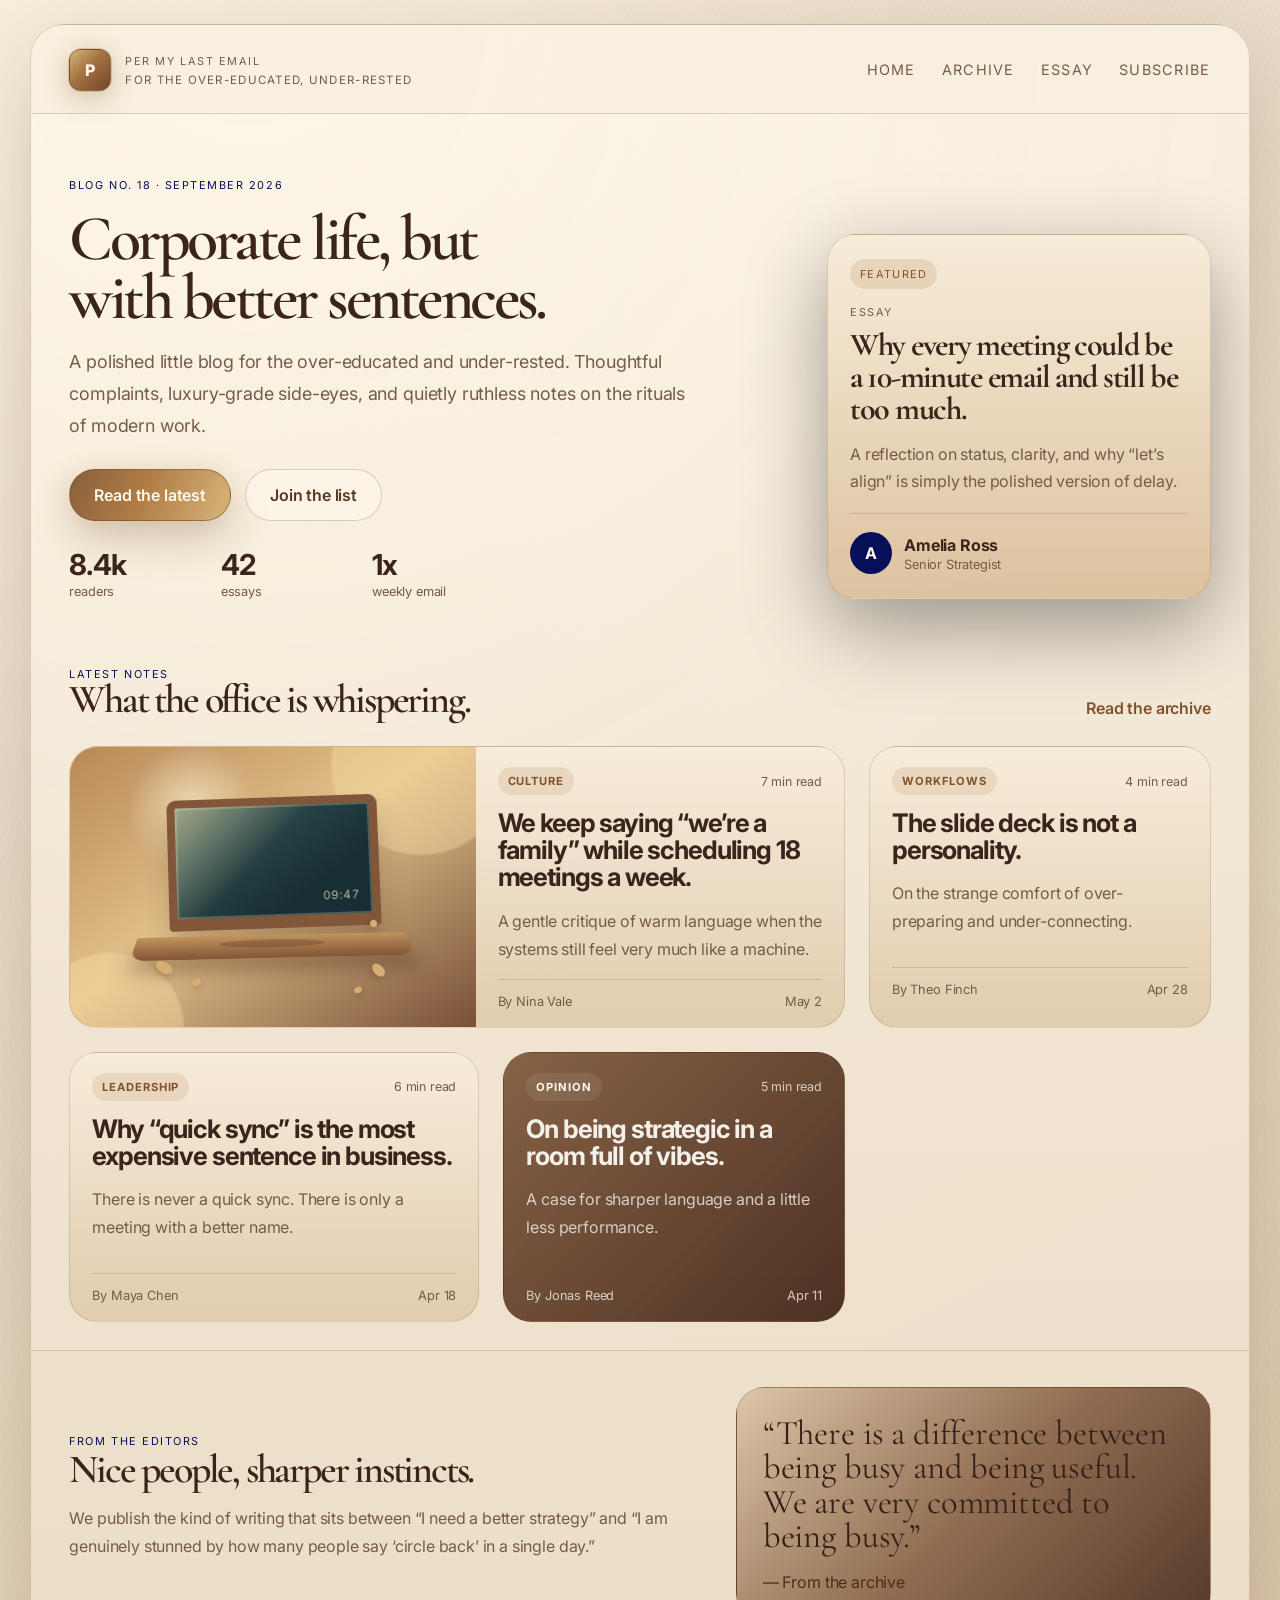
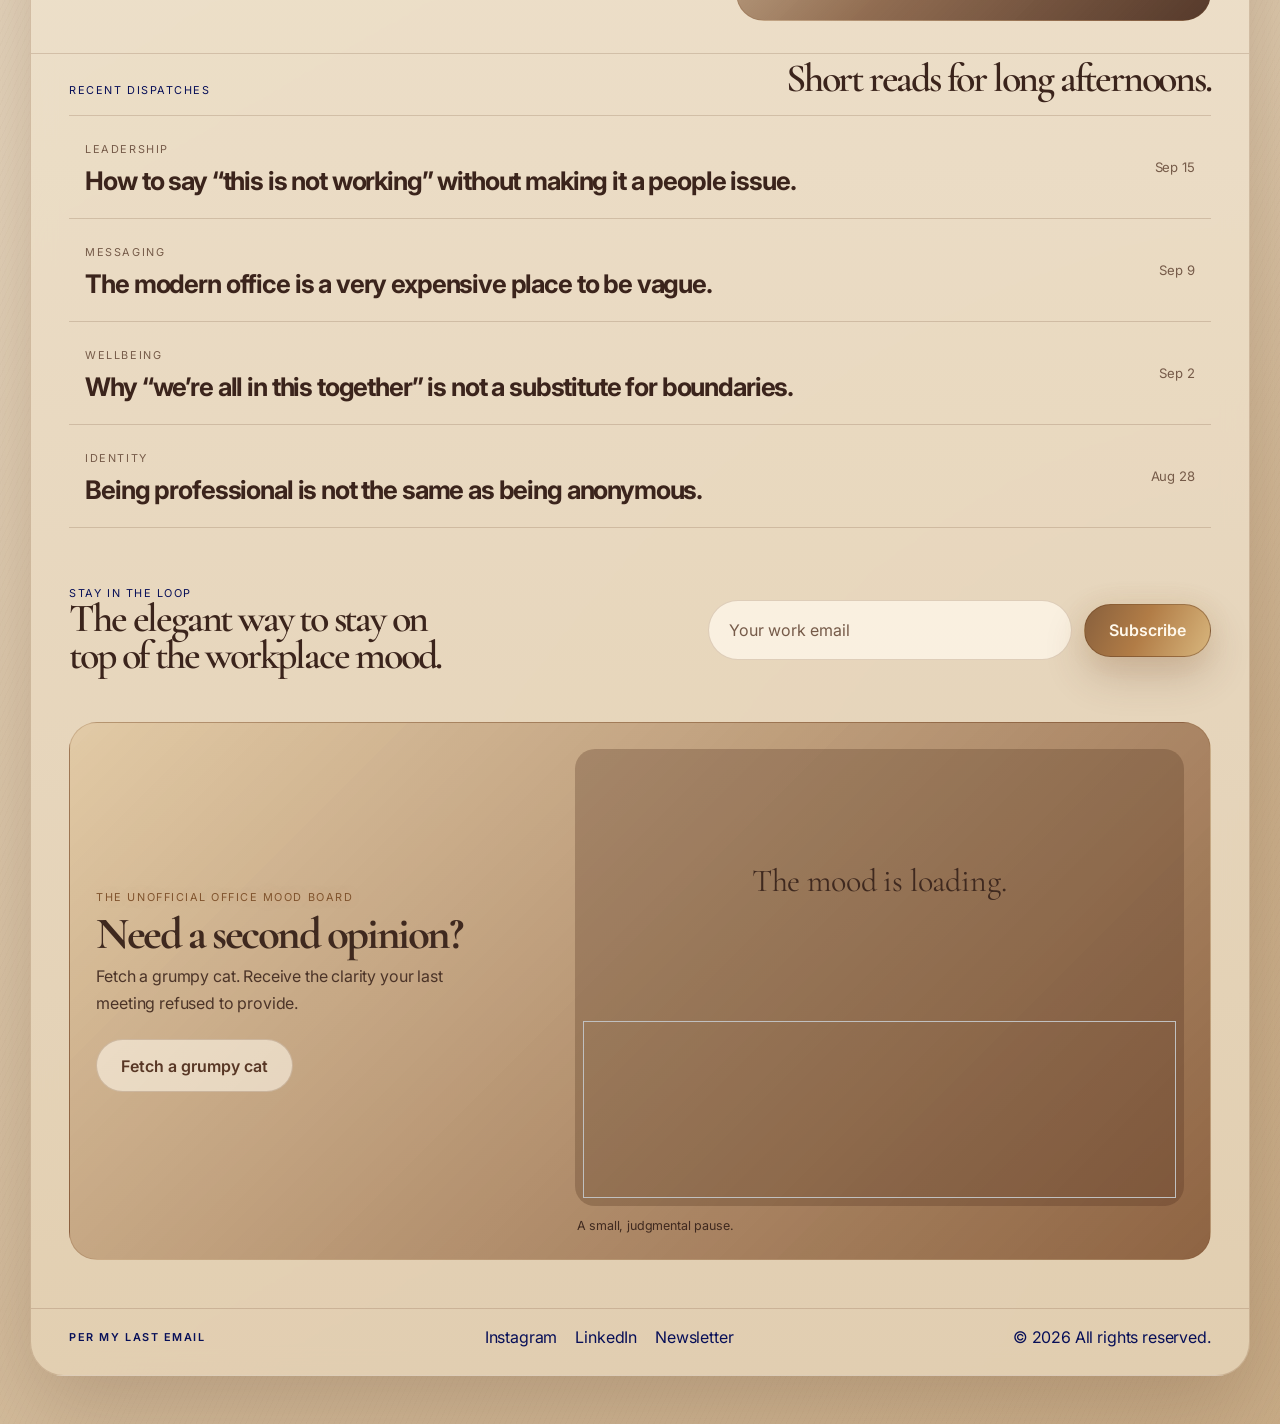
<file: index.html>
<!DOCTYPE html>
<html lang="en">
  <head>
    <meta charset="UTF-8" />
    <meta name="viewport" content="width=device-width, initial-scale=1.0" />
    <title>per my last email</title>
    <meta
      name="description"
      content="A dark luxury magazine-style blog for people who think out loud about work, leadership and the strange rituals of corporate life."
    />
    <link rel="preconnect" href="https://fonts.googleapis.com" />
    <link rel="preconnect" href="https://fonts.gstatic.com" crossorigin />
    <link
      href="https://fonts.googleapis.com/css2?family=Cormorant+Garamond:wght@500;600;700&family=Inter:wght@400;500;600;700;800&display=swap"
      rel="stylesheet"
    />
    <link rel="stylesheet" href="style.css" />
  </head>
  <body class="theme-dark">
    <div class="page-shell">
      <header class="topbar">
        <div class="brand-block">
          <div class="brand-mark">P</div>
          <div>
            <p class="eyebrow">per my last email</p>
            <p class="brand-sub">for the over-educated, under-rested</p>
          </div>
        </div>
        <nav class="main-nav" aria-label="Main navigation">
          <a href="index.html">Home</a>
          <a href="archive.html">Archive</a>
          <a href="article.html">Essay</a>
          <a href="#subscribe">Subscribe</a>
        </nav>
      </header>

      <main>
        <section class="hero">
          <div class="hero-copy">
            <p class="eyebrow accent">Blog No. 18 · September 2026</p>
            <h1>Corporate life, but with better sentences.</h1>
            <p class="lede">
              A polished little blog for the over-educated and under-rested. Thoughtful complaints, luxury-grade
              side-eyes, and quietly ruthless notes on the rituals of modern work.
            </p>
            <div class="hero-actions">
              <a class="button primary" href="article.html">Read the latest</a>
              <a class="button secondary" href="#subscribe">Join the list</a>
            </div>
            <ul class="hero-meta" aria-label="Blog stats">
              <li><strong>8.4k</strong><span>readers</span></li>
              <li><strong>42</strong><span>essays</span></li>
              <li><strong>1x</strong><span>weekly email</span></li>
            </ul>
          </div>

          <aside class="hero-card" aria-label="Featured essay summary">
            <div class="card-badge">Featured</div>
            <p class="mini-label">Essay</p>
            <h2>Why every meeting could be a 10-minute email and still be too much.</h2>
            <p>
              A reflection on status, clarity, and why “let’s align” is simply the polished version of delay.
            </p>
            <div class="author-row">
              <div class="avatar">A</div>
              <div>
                <strong>Amelia Ross</strong>
                <span>Senior Strategist</span>
              </div>
            </div>
          </aside>
        </section>

        <section class="section-header" id="latest">
          <div>
            <p class="eyebrow">Latest notes</p>
            <h2>What the office is whispering.</h2>
          </div>
          <a href="archive.html" class="text-link">Read the archive</a>
        </section>

        <section class="story-grid" aria-label="Latest articles">
          <article class="story-card large">
            <div class="story-image sand-laptop" role="img" aria-label="A laptop made of sand beginning to crumble">
              <div class="sand-screen"><span>09:47</span></div>
              <div class="sand-base"></div>
              <i class="sand-grain grain-one"></i>
              <i class="sand-grain grain-two"></i>
              <i class="sand-grain grain-three"></i>
              <i class="sand-grain grain-four"></i>
              <i class="sand-grain grain-five"></i>
            </div>
            <div class="story-content">
              <div class="tag-row">
                <span class="tag">Culture</span>
                <span class="meta">7 min read</span>
              </div>
              <h3><a class="article-link" href="article.html">We keep saying “we’re a family” while scheduling 18 meetings a week.</a></h3>
              <p>
                A gentle critique of warm language when the systems still feel very much like a machine.
              </p>
              <div class="card-footer">
                <span>By Nina Vale</span>
                <span>May 2</span>
              </div>
            </div>
          </article>

          <article class="story-card">
            <div class="story-content compact">
              <div class="tag-row">
                <span class="tag">Workflows</span>
                <span class="meta">4 min read</span>
              </div>
              <h3><a class="article-link" href="article.html">The slide deck is not a personality.</a></h3>
              <p>On the strange comfort of over-preparing and under-connecting.</p>
              <div class="card-footer">
                <span>By Theo Finch</span>
                <span>Apr 28</span>
              </div>
            </div>
          </article>

          <article class="story-card">
            <div class="story-content compact">
              <div class="tag-row">
                <span class="tag">Leadership</span>
                <span class="meta">6 min read</span>
              </div>
              <h3><a class="article-link" href="article.html">Why “quick sync” is the most expensive sentence in business.</a></h3>
              <p>There is never a quick sync. There is only a meeting with a better name.</p>
              <div class="card-footer">
                <span>By Maya Chen</span>
                <span>Apr 18</span>
              </div>
            </div>
          </article>

          <article class="story-card accent-card">
            <div class="story-content compact">
              <div class="tag-row">
                <span class="tag">Opinion</span>
                <span class="meta">5 min read</span>
              </div>
              <h3><a class="article-link" href="article.html">On being strategic in a room full of vibes.</a></h3>
              <p>A case for sharper language and a little less performance.</p>
              <div class="card-footer">
                <span>By Jonas Reed</span>
                <span>Apr 11</span>
              </div>
            </div>
          </article>
        </section>

        <section class="feature-band" id="essays">
          <div class="feature-copy">
            <p class="eyebrow">From the editors</p>
            <h2>Nice people, sharper instincts.</h2>
            <p>
              We publish the kind of writing that sits between “I need a better strategy” and “I am genuinely stunned by how many people say ‘circle back’ in a single day.”
            </p>
          </div>
          <div class="quote-box">
            <p>“There is a difference between being busy and being useful. We are very committed to being busy.”</p>
            <span>— From the archive</span>
          </div>
        </section>

        <section class="list-section" id="notes">
          <div class="list-header">
            <p class="eyebrow">Recent dispatches</p>
            <h2>Short reads for long afternoons.</h2>
          </div>

          <div class="notes-list">
            <article>
              <div>
                <p class="mini-label">Leadership</p>
                <h3><a class="article-link" href="article.html">How to say “this is not working” without making it a people issue.</a></h3>
              </div>
              <time datetime="2026-09-15">Sep 15</time>
            </article>
            <article>
              <div>
                <p class="mini-label">Messaging</p>
                <h3><a class="article-link" href="article.html">The modern office is a very expensive place to be vague.</a></h3>
              </div>
              <time datetime="2026-09-09">Sep 9</time>
            </article>
            <article>
              <div>
                <p class="mini-label">Wellbeing</p>
                <h3><a class="article-link" href="article.html">Why “we’re all in this together” is not a substitute for boundaries.</a></h3>
              </div>
              <time datetime="2026-09-02">Sep 2</time>
            </article>
            <article>
              <div>
                <p class="mini-label">Identity</p>
                <h3><a class="article-link" href="article.html">Being professional is not the same as being anonymous.</a></h3>
              </div>
              <time datetime="2026-08-28">Aug 28</time>
            </article>
          </div>
        </section>

        <section class="newsletter" id="subscribe">
          <div>
            <p class="eyebrow">Stay in the loop</p>
            <h2>The elegant way to stay on top of the workplace mood.</h2>
          </div>
          <form class="newsletter-form">
            <label class="sr-only" for="email">Email address</label>
            <input id="email" type="email" placeholder="Your work email" aria-label="Your email" />
            <button type="submit" class="button primary">Subscribe</button>
          </form>
        </section>

        <section class="cat-break" aria-labelledby="cat-break-title">
          <div class="cat-break-copy">
            <p class="eyebrow accent">The unofficial office mood board</p>
            <h2 id="cat-break-title">Need a second opinion?</h2>
            <p>Fetch a grumpy cat. Receive the clarity your last meeting refused to provide.</p>
            <button class="button secondary cat-button" type="button" id="fetch-cat">Fetch a grumpy cat</button>
          </div>
          <figure class="cat-result" aria-live="polite">
            <div class="cat-image-wrap">
              <span class="cat-placeholder">The mood is loading.</span>
              <img id="cat-image" alt="" hidden />
            </div>
            <figcaption>
              <span id="cat-caption">A small, judgmental pause.</span>
              <a id="cat-source" href="#" target="_blank" rel="noreferrer" hidden>View source</a>
            </figcaption>
          </figure>
        </section>
      </main>

      <footer class="site-footer">
        <p>per my last email</p>
        <div>
          <a href="#">Instagram</a>
          <a href="https://www.linkedin.com/in/danielle-smith-2bb8aa107/" target="_blank" rel="noreferrer">LinkedIn</a>
          <a href="#">Newsletter</a>
        </div>
        <p>© <span id="year"></span> All rights reserved.</p>
      </footer>
    </div>

    <script src="script.js"></script>
  </body>
</html>
</file>
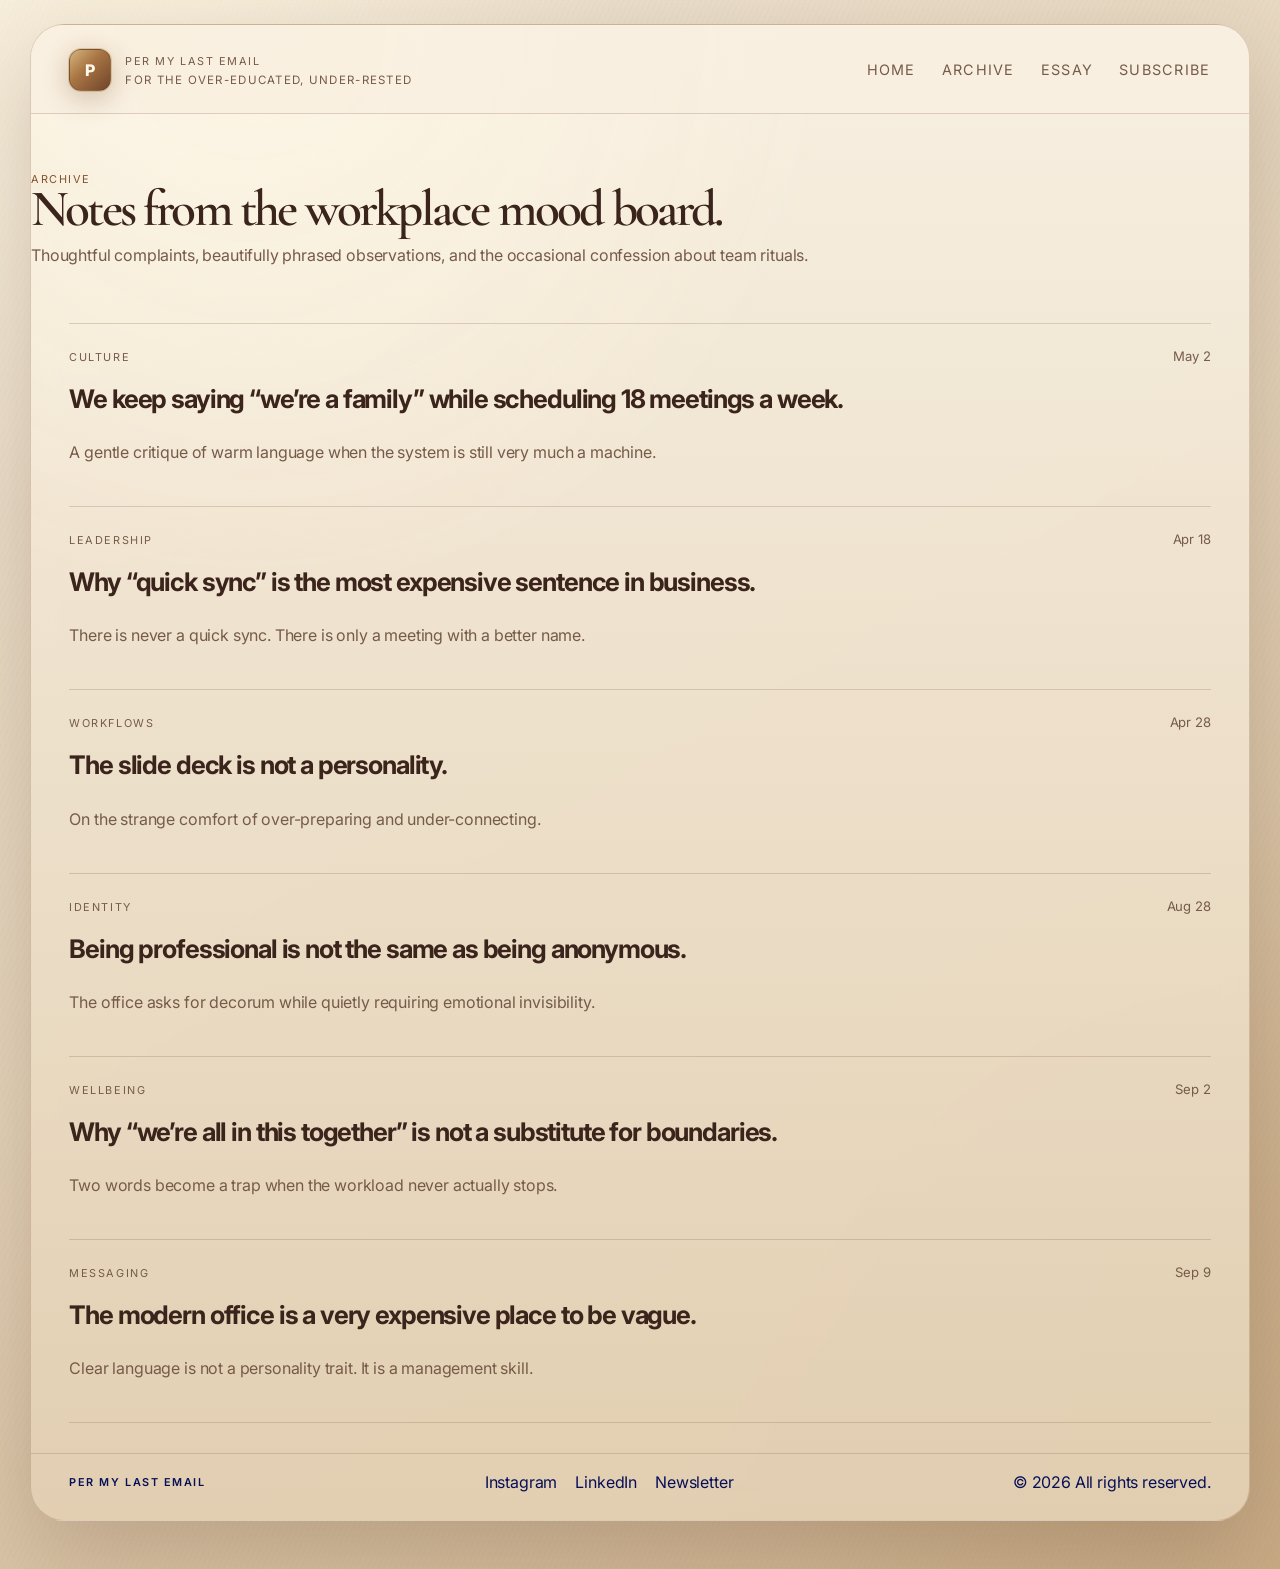
<file: archive.html>
<!DOCTYPE html>
<html lang="en">
  <head>
    <meta charset="UTF-8" />
    <meta name="viewport" content="width=device-width, initial-scale=1.0" />
    <title>Archive — per my last email</title>
    <meta
      name="description"
      content="Browse the office gossip, sharp essays, and thoughtful complaints from the archive."
    />
    <link rel="preconnect" href="https://fonts.googleapis.com" />
    <link rel="preconnect" href="https://fonts.gstatic.com" crossorigin />
    <link
      href="https://fonts.googleapis.com/css2?family=Cormorant+Garamond:wght@500;600;700&family=Inter:wght@400;500;600;700;800&display=swap"
      rel="stylesheet"
    />
    <link rel="stylesheet" href="style.css" />
  </head>
  <body class="theme-dark">
    <div class="page-shell">
      <header class="topbar">
        <div class="brand-block">
          <div class="brand-mark">P</div>
          <div>
            <p class="eyebrow">per my last email</p>
            <p class="brand-sub">for the over-educated, under-rested</p>
          </div>
        </div>
        <nav class="main-nav" aria-label="Main navigation">
          <a href="index.html">Home</a>
          <a href="archive.html">Archive</a>
          <a href="article.html">Essay</a>
          <a href="index.html#subscribe">Subscribe</a>
        </nav>
      </header>

      <main>
        <section class="page-hero">
          <p class="eyebrow accent">Archive</p>
          <h1>Notes from the workplace mood board.</h1>
          <p>Thoughtful complaints, beautifully phrased observations, and the occasional confession about team rituals.</p>
        </section>

        <section class="archive-grid">
          <div class="archive-list">
            <article>
              <div class="meta-group">
                <p class="mini-label">Culture</p>
                <h3>We keep saying “we’re a family” while scheduling 18 meetings a week.</h3>
                <p>A gentle critique of warm language when the system is still very much a machine.</p>
              </div>
              <time datetime="2026-05-02">May 2</time>
            </article>
            <article>
              <div class="meta-group">
                <p class="mini-label">Leadership</p>
                <h3>Why “quick sync” is the most expensive sentence in business.</h3>
                <p>There is never a quick sync. There is only a meeting with a better name.</p>
              </div>
              <time datetime="2026-04-18">Apr 18</time>
            </article>
            <article>
              <div class="meta-group">
                <p class="mini-label">Workflows</p>
                <h3>The slide deck is not a personality.</h3>
                <p>On the strange comfort of over-preparing and under-connecting.</p>
              </div>
              <time datetime="2026-04-28">Apr 28</time>
            </article>
            <article>
              <div class="meta-group">
                <p class="mini-label">Identity</p>
                <h3>Being professional is not the same as being anonymous.</h3>
                <p>The office asks for decorum while quietly requiring emotional invisibility.</p>
              </div>
              <time datetime="2026-08-28">Aug 28</time>
            </article>
            <article>
              <div class="meta-group">
                <p class="mini-label">Wellbeing</p>
                <h3>Why “we’re all in this together” is not a substitute for boundaries.</h3>
                <p>Two words become a trap when the workload never actually stops.</p>
              </div>
              <time datetime="2026-09-02">Sep 2</time>
            </article>
            <article>
              <div class="meta-group">
                <p class="mini-label">Messaging</p>
                <h3>The modern office is a very expensive place to be vague.</h3>
                <p>Clear language is not a personality trait. It is a management skill.</p>
              </div>
              <time datetime="2026-09-09">Sep 9</time>
            </article>
          </div>
        </section>
      </main>

      <footer class="site-footer">
        <p>per my last email</p>
        <div>
          <a href="#">Instagram</a>
          <a href="https://www.linkedin.com/in/danielle-smith-2bb8aa107/" target="_blank" rel="noreferrer">LinkedIn</a>
          <a href="#">Newsletter</a>
        </div>
        <p>© <span id="year"></span> All rights reserved.</p>
      </footer>
    </div>

    <script src="script.js"></script>
  </body>
</html>
</file>
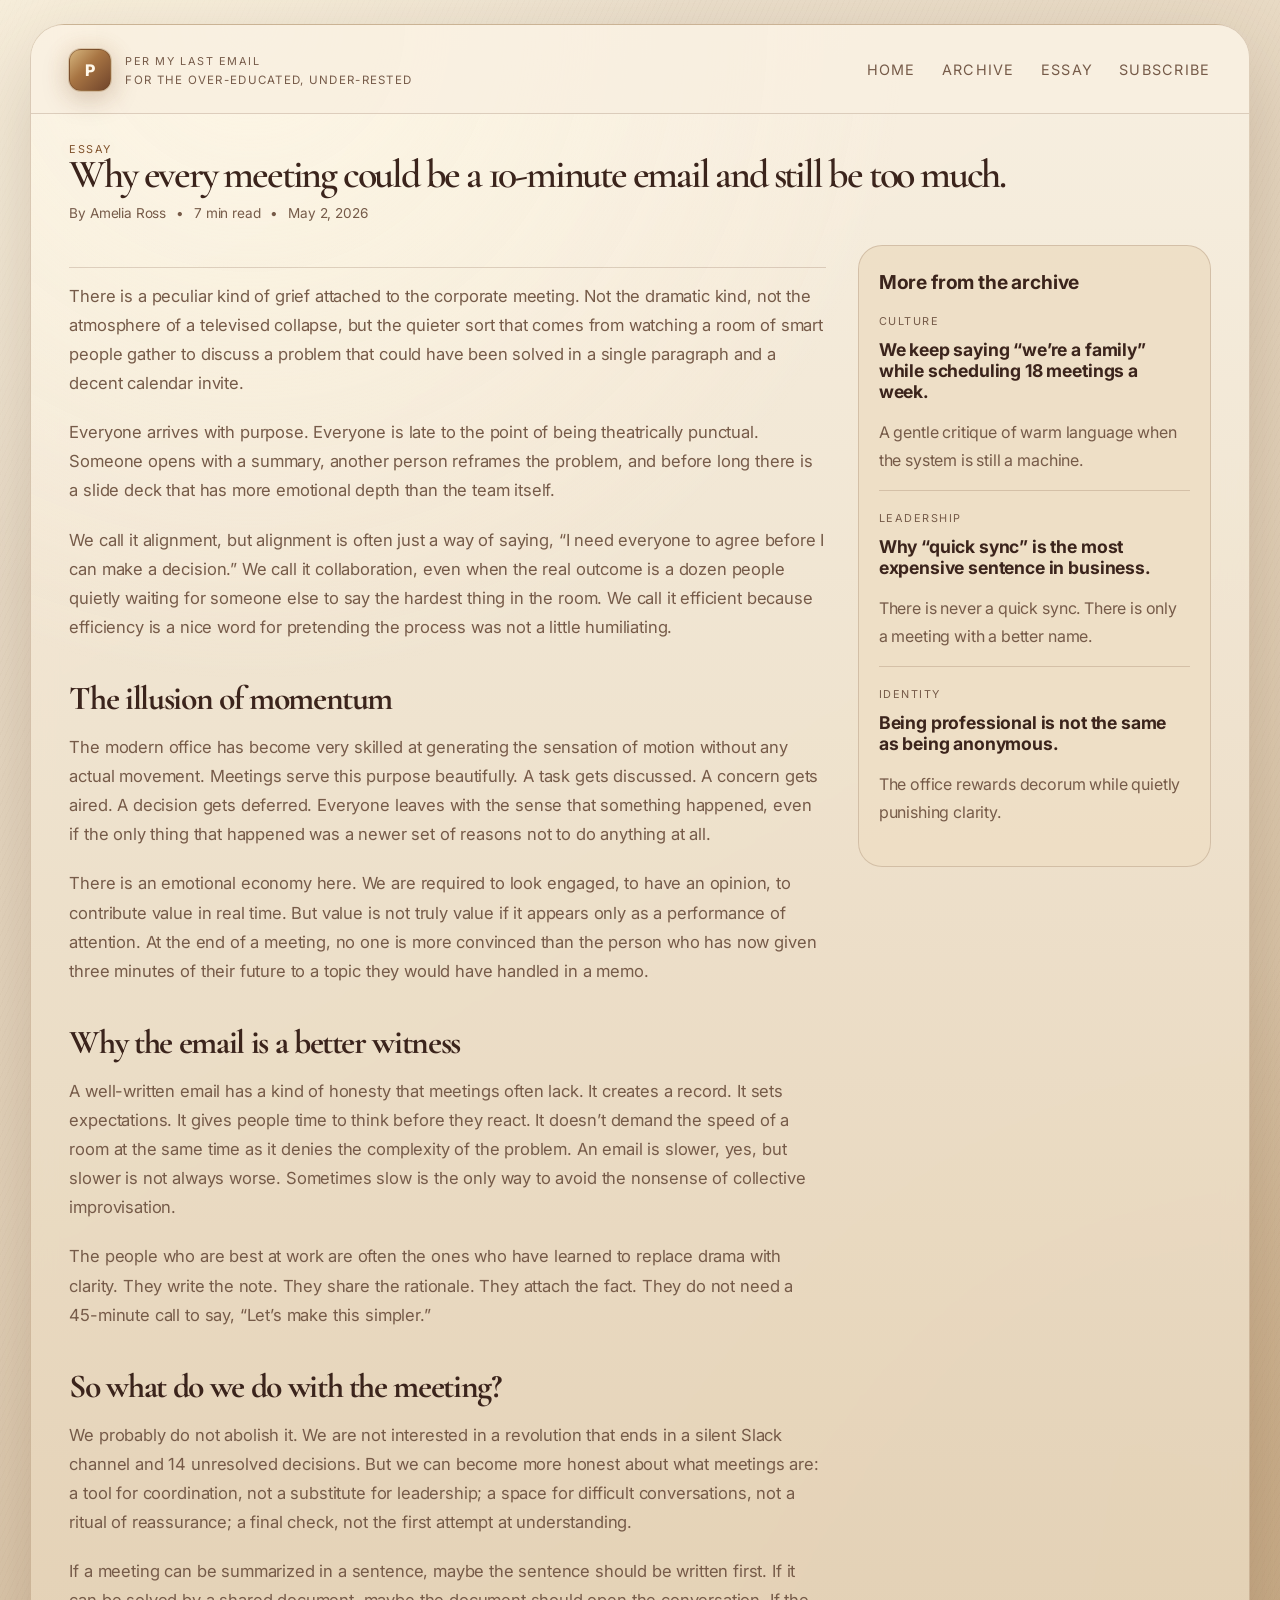
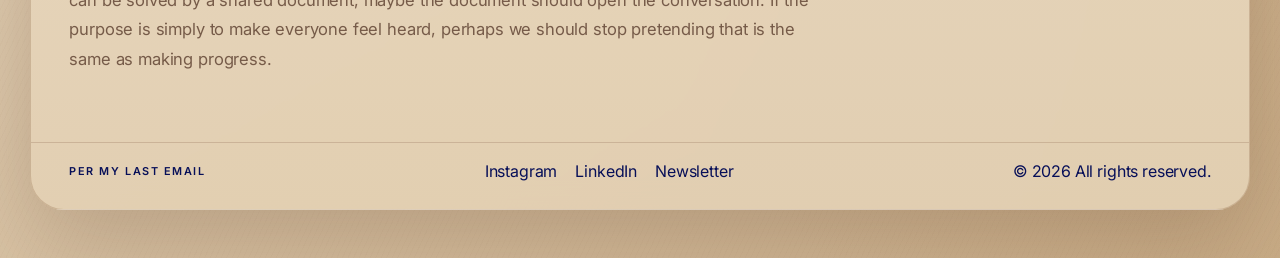
<file: article.html>
<!DOCTYPE html>
<html lang="en">
  <head>
    <meta charset="UTF-8" />
    <meta name="viewport" content="width=device-width, initial-scale=1.0" />
    <title>Why every meeting could be a 10-minute email — per my last email</title>
    <meta
      name="description"
      content="A polished editorial essay on the absurdity and ritual of corporate meetings."
    />
    <link rel="preconnect" href="https://fonts.googleapis.com" />
    <link rel="preconnect" href="https://fonts.gstatic.com" crossorigin />
    <link
      href="https://fonts.googleapis.com/css2?family=Cormorant+Garamond:wght@500;600;700&family=Inter:wght@400;500;600;700;800&display=swap"
      rel="stylesheet"
    />
    <link rel="stylesheet" href="style.css" />
  </head>
  <body class="theme-dark">
    <div class="page-shell">
      <header class="topbar">
        <div class="brand-block">
          <div class="brand-mark">P</div>
          <div>
            <p class="eyebrow">per my last email</p>
            <p class="brand-sub">for the over-educated, under-rested</p>
          </div>
        </div>
        <nav class="main-nav" aria-label="Main navigation">
          <a href="index.html">Home</a>
          <a href="archive.html">Archive</a>
          <a href="article.html">Essay</a>
          <a href="index.html#subscribe">Subscribe</a>
        </nav>
      </header>

      <main>
        <section class="article-header">
          <p class="eyebrow accent">Essay</p>
          <h1>Why every meeting could be a 10-minute email and still be too much.</h1>
          <div class="meta-line">
            <span>By Amelia Ross</span>
            <span>•</span>
            <span>7 min read</span>
            <span>•</span>
            <span>May 2, 2026</span>
          </div>
        </section>

        <section class="article-wrap">
          <article class="article-body">
            <p>
              There is a peculiar kind of grief attached to the corporate meeting. Not the dramatic kind, not the atmosphere of a televised collapse, but the quieter sort that comes from watching a room of smart people gather to discuss a problem that could have been solved in a single paragraph and a decent calendar invite.
            </p>
            <p>
              Everyone arrives with purpose. Everyone is late to the point of being theatrically punctual. Someone opens with a summary, another person reframes the problem, and before long there is a slide deck that has more emotional depth than the team itself.
            </p>
            <p>
              We call it alignment, but alignment is often just a way of saying, “I need everyone to agree before I can make a decision.” We call it collaboration, even when the real outcome is a dozen people quietly waiting for someone else to say the hardest thing in the room. We call it efficient because efficiency is a nice word for pretending the process was not a little humiliating.
            </p>

            <h2>The illusion of momentum</h2>
            <p>
              The modern office has become very skilled at generating the sensation of motion without any actual movement. Meetings serve this purpose beautifully. A task gets discussed. A concern gets aired. A decision gets deferred. Everyone leaves with the sense that something happened, even if the only thing that happened was a newer set of reasons not to do anything at all.
            </p>
            <p>
              There is an emotional economy here. We are required to look engaged, to have an opinion, to contribute value in real time. But value is not truly value if it appears only as a performance of attention. At the end of a meeting, no one is more convinced than the person who has now given three minutes of their future to a topic they would have handled in a memo.
            </p>

            <h2>Why the email is a better witness</h2>
            <p>
              A well-written email has a kind of honesty that meetings often lack. It creates a record. It sets expectations. It gives people time to think before they react. It doesn’t demand the speed of a room at the same time as it denies the complexity of the problem. An email is slower, yes, but slower is not always worse. Sometimes slow is the only way to avoid the nonsense of collective improvisation.
            </p>
            <p>
              The people who are best at work are often the ones who have learned to replace drama with clarity. They write the note. They share the rationale. They attach the fact. They do not need a 45-minute call to say, “Let’s make this simpler.”
            </p>

            <h2>So what do we do with the meeting?</h2>
            <p>
              We probably do not abolish it. We are not interested in a revolution that ends in a silent Slack channel and 14 unresolved decisions. But we can become more honest about what meetings are: a tool for coordination, not a substitute for leadership; a space for difficult conversations, not a ritual of reassurance; a final check, not the first attempt at understanding.
            </p>
            <p>
              If a meeting can be summarized in a sentence, maybe the sentence should be written first. If it can be solved by a shared document, maybe the document should open the conversation. If the purpose is simply to make everyone feel heard, perhaps we should stop pretending that is the same as making progress.
            </p>
          </article>

          <aside class="article-aside">
            <h3>More from the archive</h3>
            <div class="mini-card">
              <p class="mini-label">Culture</p>
              <h4>We keep saying “we’re a family” while scheduling 18 meetings a week.</h4>
              <p>A gentle critique of warm language when the system is still a machine.</p>
            </div>
            <div class="mini-card">
              <p class="mini-label">Leadership</p>
              <h4>Why “quick sync” is the most expensive sentence in business.</h4>
              <p>There is never a quick sync. There is only a meeting with a better name.</p>
            </div>
            <div class="mini-card">
              <p class="mini-label">Identity</p>
              <h4>Being professional is not the same as being anonymous.</h4>
              <p>The office rewards decorum while quietly punishing clarity.</p>
            </div>
          </aside>
        </section>
      </main>

      <footer class="site-footer">
        <p>per my last email</p>
        <div>
          <a href="#">Instagram</a>
          <a href="https://www.linkedin.com/in/danielle-smith-2bb8aa107/" target="_blank" rel="noreferrer">LinkedIn</a>
          <a href="#">Newsletter</a>
        </div>
        <p>© <span id="year"></span> All rights reserved.</p>
      </footer>
    </div>

    <script src="script.js"></script>
  </body>
</html>
</file>
<file: style.css>
:root {
  --bg: #e8dcc8;
  --bg-soft: #d7c4a8;
  --panel: rgba(245, 237, 222, 0.9);
  --panel-strong: #f1e4cf;
  --card: rgba(241, 228, 207, 0.96);
  --ink: #3b241c;
  --muted: #765b49;
  --line: rgba(105, 67, 43, 0.2);
  --accent: #aa7440;
  --accent-strong: #80532d;
  --deep: #76502f;
  --deep-strong: #593522;
  --leaf: #f3e9d6;
  --leaf-light: #fffaf0;
  --plum: #4b2e25;
  --plum-soft: #8b6040;
  --shadow: 0 30px 90px rgba(77, 47, 29, 0.22);
}

* {
  box-sizing: border-box;
}

html {
  scroll-behavior: smooth;
}

body {
  margin: 0;
  min-height: 100vh;
  font-family: "Inter", sans-serif;
  background:
    radial-gradient(circle at 12% 4%, rgba(255, 247, 226, 0.68), transparent 25%),
    radial-gradient(circle at 88% 78%, rgba(177, 132, 80, 0.2), transparent 28%),
    repeating-linear-gradient(115deg, rgba(111, 76, 47, 0.025) 0 1px, transparent 1px 5px),
    linear-gradient(150deg, #f0e6d5 0%, #e4d3ba 48%, #c9ad88 100%);
  color: var(--ink);
  letter-spacing: -0.01em;
}

img {
  max-width: 100%;
  display: block;
}

a {
  color: inherit;
  text-decoration: none;
}

button,
input {
  font: inherit;
}

.page-shell {
  width: min(1220px, calc(100% - 28px));
  margin: 24px auto 48px;
  background:
    radial-gradient(circle at 18% 0%, rgba(255, 248, 230, 0.72), transparent 32%),
    linear-gradient(180deg, rgba(248, 240, 226, 0.96), rgba(226, 207, 178, 0.96));
  border: 1px solid rgba(124, 84, 50, 0.24);
  border-radius: 34px;
  box-shadow: var(--shadow);
  overflow: hidden;
  backdrop-filter: blur(12px);
}

.topbar,
.site-footer,
.hero,
.section-header,
.feature-band,
.newsletter,
.archive-grid,
.article-wrap,
.list-section,
.page-hero,
.article-header {
  padding-left: clamp(20px, 3vw, 54px);
  padding-right: clamp(20px, 3vw, 54px);
}

.topbar {
  display: flex;
  align-items: center;
  justify-content: space-between;
  gap: 20px;
  padding-top: 24px;
  padding-bottom: 22px;
  border-bottom: 1px solid var(--line);
  background: rgba(248, 239, 224, 0.72);
  text-transform: uppercase;
  letter-spacing: 0.08em;
}

.brand-block {
  display: flex;
  align-items: center;
  gap: 14px;
}

.brand-mark {
  width: 42px;
  height: 42px;
  display: grid;
  place-items: center;
  border-radius: 12px;
  background: linear-gradient(135deg, #d6b57e 0%, #a87543 42%, #70442b 100%);
  border: 1px solid rgba(116, 74, 40, 0.54);
  color: #fff8ea;
  font-weight: 800;
  letter-spacing: 0.06em;
  box-shadow: 0 0 0 1px rgba(154, 107, 59, 0.26), 0 8px 28px rgba(91, 55, 31, 0.22), 0 0 22px rgba(218, 177, 111, 0.2);
}

.eyebrow {
  margin: 0;
  text-transform: uppercase;
  letter-spacing: 0.14em;
  font-size: 0.68rem;
  color: var(--muted);
}

.eyebrow.accent {
  color: var(--accent-strong);
  text-shadow: 0 0 18px rgba(172, 115, 54, 0.2);
}

.brand-sub {
  margin: 5px 0 0;
  color: var(--muted);
  font-size: 0.72rem;
}

.main-nav {
  display: flex;
  align-items: center;
  gap: 26px;
  font-size: 0.9rem;
  color: var(--muted);
}

.main-nav a {
  position: relative;
  padding-bottom: 2px;
}

.main-nav a::after {
  content: "";
  position: absolute;
  left: 0;
  right: 0;
  bottom: -6px;
  height: 1px;
  background: var(--ink);
  transform: scaleX(0);
  transform-origin: center;
  transition: transform 0.2s ease;
}

.main-nav a:hover::after,
.main-nav a:focus-visible::after {
  transform: scaleX(1);
}

.hero {
  display: grid;
  grid-template-columns: 1.5fr 0.8fr;
  gap: clamp(24px, 3vw, 40px);
  padding-top: clamp(32px, 5vw, 74px);
  padding-bottom: clamp(28px, 4vw, 48px);
}

.hero-copy h1,
.section-header h2,
.feature-copy h2,
.list-header h2,
.newsletter h2,
.article-header h1,
.page-hero h1 {
  margin: 0;
  font-family: "Cormorant Garamond", serif;
  line-height: 0.92;
  letter-spacing: -0.055em;
  font-weight: 600;
  text-wrap: balance;
}

.hero-copy h1 {
  margin-top: 18px;
  font-size: clamp(3.2rem, 5vw, 7.2rem);
  max-width: 660px;
}

.lede {
  max-width: 620px;
  margin-top: 18px;
  font-size: 1.12rem;
  line-height: 1.8;
  color: var(--muted);
}

.hero-actions {
  margin-top: 26px;
  display: flex;
  flex-wrap: wrap;
  gap: 14px;
}

.button {
  display: inline-flex;
  align-items: center;
  justify-content: center;
  border: 1px solid transparent;
  border-radius: 999px;
  padding: 0.96rem 1.5rem;
  font-weight: 600;
  transition: transform 0.2s ease, box-shadow 0.2s ease;
}

.button:hover {
  transform: translateY(-1px);
}

.button.primary {
  background: linear-gradient(115deg, #88603d 0%, #b17c46 46%, #d8b67d 100%);
  border-color: rgba(112, 70, 37, 0.5);
  color: #fff8eb;
  box-shadow: 0 18px 42px rgba(92, 56, 30, 0.24), 0 0 22px rgba(208, 159, 91, 0.16);
}

.button.primary:hover,
.button.primary:focus-visible {
  background: linear-gradient(115deg, #a97643 0%, #c89456 46%, #e0c28d 100%);
  box-shadow: 0 20px 46px rgba(116, 73, 36, 0.3), 0 0 28px rgba(214, 167, 99, 0.2);
}

.button.secondary {
  background: rgba(255, 249, 237, 0.58);
  border-color: rgba(113, 74, 45, 0.24);
  color: #583725;
}

.hero-meta {
  list-style: none;
  margin: 30px 0 0;
  padding: 0;
  display: grid;
  grid-template-columns: repeat(3, minmax(0, 1fr));
  width: min(100%, 430px);
  gap: clamp(12px, 2.2vw, 24px);
}

.hero-meta li {
  display: flex;
  flex-direction: column;
  align-items: flex-start;
  gap: 4px;
  min-width: 0;
  white-space: nowrap;
  text-align: left;
}

.hero-meta strong {
  font-size: clamp(1.35rem, 4vw, 1.8rem);
  letter-spacing: -0.04em;
  line-height: 1;
}

.hero-meta span {
  color: var(--muted);
  font-size: 0.8rem;
  line-height: 1.2;
}

.hero-card {
  align-self: end;
  background: linear-gradient(180deg, rgba(247, 236, 217, 0.98), rgba(219, 193, 157, 0.96));
  border: 1px solid rgba(122, 81, 46, 0.22);
  border-radius: 28px;
  padding: 24px 22px;
  box-shadow: 0 28px 80px rgba(7, 10, 12, 0.38);
}

.card-badge {
  display: inline-block;
  margin-bottom: 14px;
  border-radius: 999px;
  padding: 8px 10px;
  background: rgba(157, 108, 57, 0.16);
  color: var(--accent-strong);
  font-size: 0.68rem;
  letter-spacing: 0.12em;
  text-transform: uppercase;
}

.hero-card h2 {
  margin: 0;
  font-size: clamp(2rem, 2vw, 2.8rem);
  font-family: "Cormorant Garamond", serif;
  line-height: 1;
  letter-spacing: -0.04em;
}

.hero-card p {
  color: var(--muted);
  line-height: 1.7;
}

.mini-label {
  margin: 0 0 8px;
  font-size: 0.68rem;
  letter-spacing: 0.14em;
  text-transform: uppercase;
  color: var(--accent-strong);
}

.author-row {
  display: flex;
  align-items: center;
  gap: 12px;
  margin-top: 18px;
  padding-top: 18px;
  border-top: 1px solid var(--line);
}

.avatar {
  width: 42px;
  height: 42px;
  border-radius: 50%;
  display: grid;
  place-items: center;
  background: #070f58;
  color: #fffaf0;
  font-weight: 700;
}

.author-row strong,
.author-row span {
  display: block;
}

.author-row span {
  margin-top: 2px;
  color: var(--muted);
  font-size: 0.8rem;
}

.section-header,
.feature-band,
.list-section,
.newsletter {
  padding-top: 20px;
  padding-bottom: 28px;
}

.section-header,
.list-header {
  display: flex;
  align-items: end;
  justify-content: space-between;
  gap: 18px;
}

.section-header h2,
.feature-copy h2,
.list-header h2,
.newsletter h2,
.article-header h1,
.page-hero h1 {
  font-size: clamp(2.5rem, 3vw, 4rem);
}

.text-link {
  color: var(--accent-strong);
  font-weight: 600;
}

.section-header .eyebrow,
.feature-band .eyebrow,
.list-section .eyebrow,
.newsletter .eyebrow {
  color: #070f58;
  text-shadow: none;
}

.hero-copy .eyebrow.accent {
  color: #070f58;
  text-shadow: none;
}

.story-grid {
  display: grid;
  grid-template-columns: 1.2fr 1fr 1fr;
  gap: 24px;
  padding: 0 clamp(20px, 3vw, 54px) 28px;
}

.story-card {
  background: linear-gradient(180deg, rgba(22, 27, 28, 0.98), rgba(15, 18, 19, 0.94));
  border: 1px solid rgba(255, 248, 235, 0.42);
  border-radius: 28px;
  overflow: hidden;
  transition: transform 0.2s ease, border-color 0.2s ease;
}

.story-card:hover {
  transform: translateY(-2px);
  border-color: rgba(255, 248, 235, 0.72);
}

.story-card.large {
  grid-column: span 2;
  display: grid;
  grid-template-columns: 1.1fr 1fr;
}

.story-image {
  min-height: 190px;
  background-size: cover;
  background-position: center;
}

.story-image.sunset {
  min-height: 190px;
  background:
    linear-gradient(135deg, rgba(73, 44, 27, 0.2), rgba(222, 183, 119, 0.22)),
    linear-gradient(135deg, #8d633f 0%, #d8b47c 48%, #70442c 100%);
}

.story-image.sand-laptop {
  position: relative;
  isolation: isolate;
  overflow: hidden;
  background:
    radial-gradient(circle at 30% 22%, rgba(255, 246, 218, 0.64), transparent 18%),
    linear-gradient(145deg, #b88957 0%, #e3c28c 46%, #785038 100%);
}

.sand-laptop::before,
.sand-laptop::after {
  content: "";
  position: absolute;
  z-index: -1;
  border-radius: 50%;
  background: rgba(249, 222, 165, 0.42);
  filter: blur(1px);
}

.sand-laptop::before {
  width: 180px;
  height: 180px;
  top: -72px;
  right: -35px;
}

.sand-laptop::after {
  width: 150px;
  height: 150px;
  bottom: -76px;
  left: -36px;
}

.sand-screen {
  position: absolute;
  left: 24%;
  top: 18%;
  width: 52%;
  height: 47%;
  display: flex;
  align-items: flex-end;
  justify-content: flex-end;
  padding: 12px;
  border: 8px solid #825638;
  border-bottom-width: 12px;
  border-radius: 9px 9px 4px 4px;
  transform: perspective(500px) rotateX(2deg) rotateZ(-2deg);
  background:
    linear-gradient(135deg, rgba(235, 220, 172, 0.58), transparent 45%),
    linear-gradient(145deg, #385b57, #172e35 72%);
  box-shadow: inset 0 0 0 2px rgba(255, 235, 182, 0.24), 0 18px 24px rgba(70, 41, 24, 0.22);
}

.sand-screen span {
  color: rgba(255, 241, 198, 0.72);
  font-size: 0.72rem;
  letter-spacing: 0.1em;
}

.sand-base {
  position: absolute;
  left: 16%;
  top: 65%;
  width: 68%;
  height: 12%;
  border-radius: 3px 3px 14px 14px;
  transform: perspective(400px) rotateX(48deg) rotateZ(-2deg);
  background: linear-gradient(180deg, #c1945e, #825536);
  box-shadow: 0 20px 20px rgba(61, 35, 21, 0.26);
}

.sand-base::after {
  content: "";
  position: absolute;
  left: 31%;
  top: 22%;
  width: 38%;
  height: 34%;
  border-radius: 50%;
  background: rgba(89, 54, 34, 0.32);
}

.sand-grain {
  position: absolute;
  display: block;
  width: 12px;
  height: 9px;
  border-radius: 48% 52% 45% 55%;
  background: #d6ad72;
  box-shadow: 0 4px 6px rgba(74, 42, 23, 0.2);
  transform: rotate(28deg);
}

.grain-one { left: 21%; top: 77%; width: 18px; height: 11px; }
.grain-two { left: 30%; top: 83%; width: 9px; height: 7px; transform: rotate(-18deg); }
.grain-three { right: 22%; top: 78%; width: 15px; height: 10px; transform: rotate(42deg); }
.grain-four { right: 28%; top: 86%; width: 8px; height: 6px; transform: rotate(-28deg); }
.grain-five { left: 74%; top: 62%; width: 7px; height: 7px; transform: rotate(12deg); }

.story-content {
  min-width: 0;
  padding: 20px 22px 18px;
}

.story-content.compact {
  min-height: 0;
  display: flex;
  flex-direction: column;
  justify-content: center;
}

.tag-row {
  display: flex;
  align-items: center;
  justify-content: space-between;
  gap: 12px;
  margin-bottom: 14px;
}

.tag {
  display: inline-flex;
  align-items: center;
  gap: 6px;
  border-radius: 999px;
  padding: 7px 10px;
  background: rgba(255, 248, 235, 0.56);
  color: var(--accent-strong);
  font-size: 0.7rem;
  font-weight: 700;
  letter-spacing: 0.08em;
  text-transform: uppercase;
}

.meta {
  color: var(--muted);
  font-size: 0.78rem;
}

.story-card h3,
.notes-list h3,
.archive-list h3 {
  margin: 0;
  font-size: clamp(1.55rem, 2vw, 2.25rem);
  line-height: 1.06;
  letter-spacing: -0.045em;
  overflow-wrap: anywhere;
}

.article-link {
  text-decoration: underline;
  text-decoration-color: transparent;
  text-underline-offset: 0.14em;
  transition: color 0.2s ease, text-decoration-color 0.2s ease;
}

.article-link:hover,
.article-link:focus-visible {
  color: var(--accent-strong);
  text-decoration-color: currentColor;
}

.story-card p,
.feature-copy p,
.quote-box p,
.notes-list article p,
.archive-list p,
.article-body p,
.article-aside p {
  color: var(--muted);
  line-height: 1.75;
}

.card-footer {
  margin-top: 16px;
  padding-top: 14px;
  border-top: 1px solid var(--line);
  display: flex;
  align-items: center;
  justify-content: space-between;
  color: var(--muted);
  font-size: 0.8rem;
}

.accent-card {
  background: linear-gradient(135deg, rgba(112, 70, 40, 0.82), rgba(70, 42, 28, 0.96));
  color: #f4efe9;
}

.accent-card .tag,
.accent-card .meta,
.accent-card .card-footer,
.accent-card p {
  color: rgba(244, 239, 233, 0.8);
}

.accent-card .tag {
  background: rgba(255, 255, 255, 0.08);
  color: #fff8e8;
}

.feature-band {
  display: grid;
  grid-template-columns: 1.15fr 0.85fr;
  gap: 24px;
  align-items: center;
  padding-top: 36px;
  padding-bottom: 32px;
  border-top: 1px solid var(--line);
  border-bottom: 1px solid var(--line);
}

.feature-copy p {
  max-width: 640px;
}

.feature-copy {
  text-align: left;
}

.quote-box {
  background: linear-gradient(135deg, rgba(222, 190, 141, 0.72), rgba(177, 132, 80, 0.82), rgba(126, 82, 48, 0.86));
  border: 1px solid rgba(255, 248, 235, 0.46);
  border-radius: 28px;
  padding: 28px 26px;
}

.quote-box p {
  margin: 0;
  font-family: "Cormorant Garamond", serif;
  font-size: clamp(2rem, 2.7vw, 3rem);
  line-height: 1;
  color: #352117;
}

.quote-box span {
  display: block;
  margin-top: 18px;
  color: #4a2d1d;
}

.list-section {
  padding-top: 6px;
}

.notes-list {
  margin-top: 18px;
  border-top: 1px solid var(--line);
}

.notes-list article,
.archive-list article {
  display: flex;
  align-items: center;
  justify-content: space-between;
  gap: 20px;
  padding: 24px 0;
  border-bottom: 1px solid var(--line);
}

.notes-list article h3,
.archive-list h3 {
  font-size: clamp(1.3rem, 2vw, 2rem);
}

.notes-list article {
  padding-left: 16px;
  padding-right: 16px;
}

.notes-list time,
.archive-list time {
  color: var(--muted);
  white-space: nowrap;
  font-size: 0.82rem;
}

.newsletter {
  display: flex;
  align-items: center;
  justify-content: space-between;
  gap: 42px;
  padding-top: 30px;
  padding-bottom: 48px;
}

.newsletter-form {
  display: flex;
  align-items: center;
  gap: 12px;
  width: min(100%, 620px);
}

.newsletter-form input {
  flex: 1;
  min-width: 0;
  height: 60px;
  border-radius: 999px;
  border: 1px solid rgba(255, 248, 235, 0.54);
  background: rgba(255, 248, 235, 0.76);
  color: var(--ink);
  padding: 0 20px;
  outline: none;
}

.newsletter-form input::placeholder {
  color: var(--muted);
}

.newsletter-form input:focus {
  border-color: rgba(255, 248, 235, 0.88);
  box-shadow: 0 0 0 4px rgba(255, 248, 235, 0.22);
}

.cat-break {
  display: grid;
  grid-template-columns: 0.85fr 1.15fr;
  gap: 28px;
  align-items: stretch;
  margin: 0 clamp(20px, 3vw, 54px) 48px;
  padding: 26px;
  border: 1px solid rgba(255, 248, 235, 0.52);
  border-radius: 28px;
  background: linear-gradient(135deg, rgba(220, 190, 143, 0.48), rgba(123, 75, 42, 0.82));
}

.cat-break-copy {
  display: flex;
  flex-direction: column;
  align-items: flex-start;
  justify-content: center;
}

.cat-break h2 {
  margin: 10px 0 8px;
  font-family: "Cormorant Garamond", serif;
  font-size: clamp(2.5rem, 3.5vw, 4.4rem);
  line-height: 0.92;
  letter-spacing: -0.055em;
}

.cat-break-copy > p:not(.eyebrow) {
  max-width: 380px;
  margin: 0;
  color: #4c3428;
  line-height: 1.7;
}

.cat-break h2,
.cat-placeholder,
.cat-result figcaption {
  color: #3f291f;
}

.cat-result figcaption a {
  color: #5f3d26;
}

.cat-button {
  margin-top: 22px;
}

.cat-button:disabled {
  cursor: wait;
  opacity: 0.72;
}

.cat-result {
  min-width: 0;
  margin: 0;
}

.cat-image-wrap {
  width: 100%;
  aspect-ratio: 4 / 3;
  display: grid;
  place-items: center;
  overflow: hidden;
  border-radius: 20px;
  background: rgba(7, 12, 12, 0.62);
}

.cat-image-wrap img {
  width: 100%;
  height: 100%;
  max-height: 100%;
  object-fit: contain;
  padding: 8px;
}

.cat-placeholder {
  padding: 24px;
  color: #3f291f;
  font-family: "Cormorant Garamond", serif;
  font-size: 2rem;
  text-align: center;
}

.cat-result figcaption {
  display: flex;
  align-items: center;
  justify-content: space-between;
  gap: 16px;
  padding: 12px 2px 0;
  color: #3f291f;
  font-size: 0.78rem;
}

.cat-result figcaption a {
  color: var(--accent-strong);
  white-space: nowrap;
}

.site-footer {
  display: flex;
  align-items: center;
  justify-content: space-between;
  gap: 20px;
  padding-top: 18px;
  padding-bottom: 28px;
  border-top: 1px solid var(--line);
  color: #070f58;
}

.site-footer p,
.site-footer a {
  margin: 0;
  color: #070f58;
}

.site-footer > p:first-child {
  text-transform: uppercase;
  letter-spacing: 0.14em;
  font-size: 0.68rem;
  font-weight: 600;
}

.site-footer div {
  display: flex;
  align-items: center;
  gap: 18px;
}

.page-hero {
  padding: 46px 0 2px;
}

.page-hero h1 {
  font-size: clamp(3rem, 4vw, 5.5rem);
}

.page-hero p {
  margin-top: 12px;
  color: var(--muted);
}

.archive-grid {
  padding-top: 20px;
  padding-bottom: 30px;
}

.archive-list {
  margin-top: 20px;
  border-top: 1px solid var(--line);
}

.archive-list article {
  align-items: flex-start;
}

.archive-list .meta-group {
  display: flex;
  flex-direction: column;
  gap: 10px;
}

.article-wrap {
  display: grid;
  grid-template-columns: minmax(0, 1.5fr) minmax(260px, 0.7fr);
  gap: 32px;
  padding-top: 24px;
  padding-bottom: 48px;
}

.article-header {
  padding-top: 28px;
}

.article-header .meta-line {
  margin-top: 12px;
  display: flex;
  flex-wrap: wrap;
  align-items: center;
  gap: 10px;
  color: var(--muted);
  font-size: 0.85rem;
}

.article-body {
  margin-top: 22px;
  padding-top: 14px;
  border-top: 1px solid var(--line);
}

.article-body p {
  margin: 0 0 20px;
  font-size: 1.04rem;
}

.article-body h2 {
  margin: 36px 0 14px;
  font-family: "Cormorant Garamond", serif;
  font-size: clamp(2.1rem, 2.5vw, 3rem);
  letter-spacing: -0.04em;
}

.article-aside {
  padding: 24px 20px;
  background: rgba(24, 29, 35, 0.9);
  border: 1px solid var(--line);
  border-radius: 24px;
  height: fit-content;
  position: sticky;
  top: 20px;
}

.article-aside h3 {
  margin: 0 0 18px;
  font-size: 1.2rem;
}

.article-aside .mini-card {
  padding-top: 18px;
  border-top: 1px solid var(--line);
}

.article-aside .mini-card:first-of-type {
  border-top: none;
  padding-top: 0;
}

.article-aside .mini-card h4 {
  margin: 0 0 8px;
  font-size: 1.1rem;
}

.sr-only {
  position: absolute;
  width: 1px;
  height: 1px;
  padding: 0;
  margin: -1px;
  overflow: hidden;
  clip: rect(0, 0, 0, 0);
  white-space: nowrap;
  border: 0;
}

@media (max-width: 920px) {
  .hero,
  .feature-band,
  .story-card.large,
  .article-wrap,
  .newsletter,
  .cat-break {
    grid-template-columns: 1fr;
    display: grid;
  }

  .story-grid {
    grid-template-columns: 1fr 1fr;
  }

  .story-card.large {
    grid-column: auto;
  }

  .section-header,
  .list-header,
  .site-footer,
  .newsletter {
    display: block;
  }

  .main-nav {
    display: none;
  }

  .cat-break {
    margin-left: 20px;
    margin-right: 20px;
  }

  .article-aside {
    position: static;
  }
}

@media (max-width: 640px) {
  .page-shell {
    width: min(100% - 32px, 1220px);
    margin-top: 16px;
  }

  .cat-break {
    margin-left: 16px;
    margin-right: 16px;
    padding: 18px;
  }

  .cat-image-wrap img {
    height: 100%;
  }

  .topbar {
    padding-top: 18px;
  }

  .hero {
    padding-top: 24px;
  }

  .story-grid {
    grid-template-columns: 1fr;
  }

  .newsletter-form {
    flex-direction: column;
    align-items: stretch;
    margin-top: 24px;
  }

  .newsletter-form input,
  .button {
    width: 100%;
  }

  .site-footer div {
    flex-wrap: wrap;
    margin-top: 12px;
  }

  .archive-list article,
  .notes-list article {
    flex-direction: column;
    align-items: flex-start;
  }
}

.story-card {
  background: linear-gradient(180deg, rgba(247, 236, 218, 0.98), rgba(224, 204, 174, 0.96));
  border-color: rgba(124, 82, 47, 0.2);
}

.story-card:hover {
  border-color: rgba(157, 108, 57, 0.42);
}

.story-image.sunset {
  background:
    linear-gradient(135deg, rgba(73, 44, 27, 0.2), rgba(222, 183, 119, 0.22)),
    linear-gradient(135deg, #b38352 0%, #f0d9aa 33%, #70442c 100%);
}

.tag {
  background: rgba(157, 108, 57, 0.14);
  color: #80532d;
}

.accent-card {
  background: linear-gradient(135deg, rgba(112, 70, 40, 0.82), rgba(70, 42, 28, 0.96));
}

.feature-band {
  border-color: var(--line);
}

.quote-box {
  background: linear-gradient(135deg, rgba(177, 132, 80, 0.28), rgba(113, 69, 40, 0.74), rgba(72, 43, 29, 0.92));
  border-color: rgba(128, 83, 46, 0.24);
}

.newsletter-form input {
  border-color: rgba(124, 82, 47, 0.22);
  background: rgba(255, 248, 235, 0.76);
  color: var(--ink);
}

.newsletter-form input:focus {
  border-color: rgba(157, 108, 57, 0.6);
  box-shadow: 0 0 0 4px rgba(177, 132, 80, 0.14);
}

.cat-break {
  border-color: rgba(128, 83, 46, 0.24);
  background: linear-gradient(135deg, rgba(220, 190, 143, 0.48), rgba(123, 75, 42, 0.82));
}

.cat-image-wrap {
  background: rgba(77, 45, 28, 0.28);
}

.article-aside {
  background: rgba(238, 222, 197, 0.9);
}
</file>
